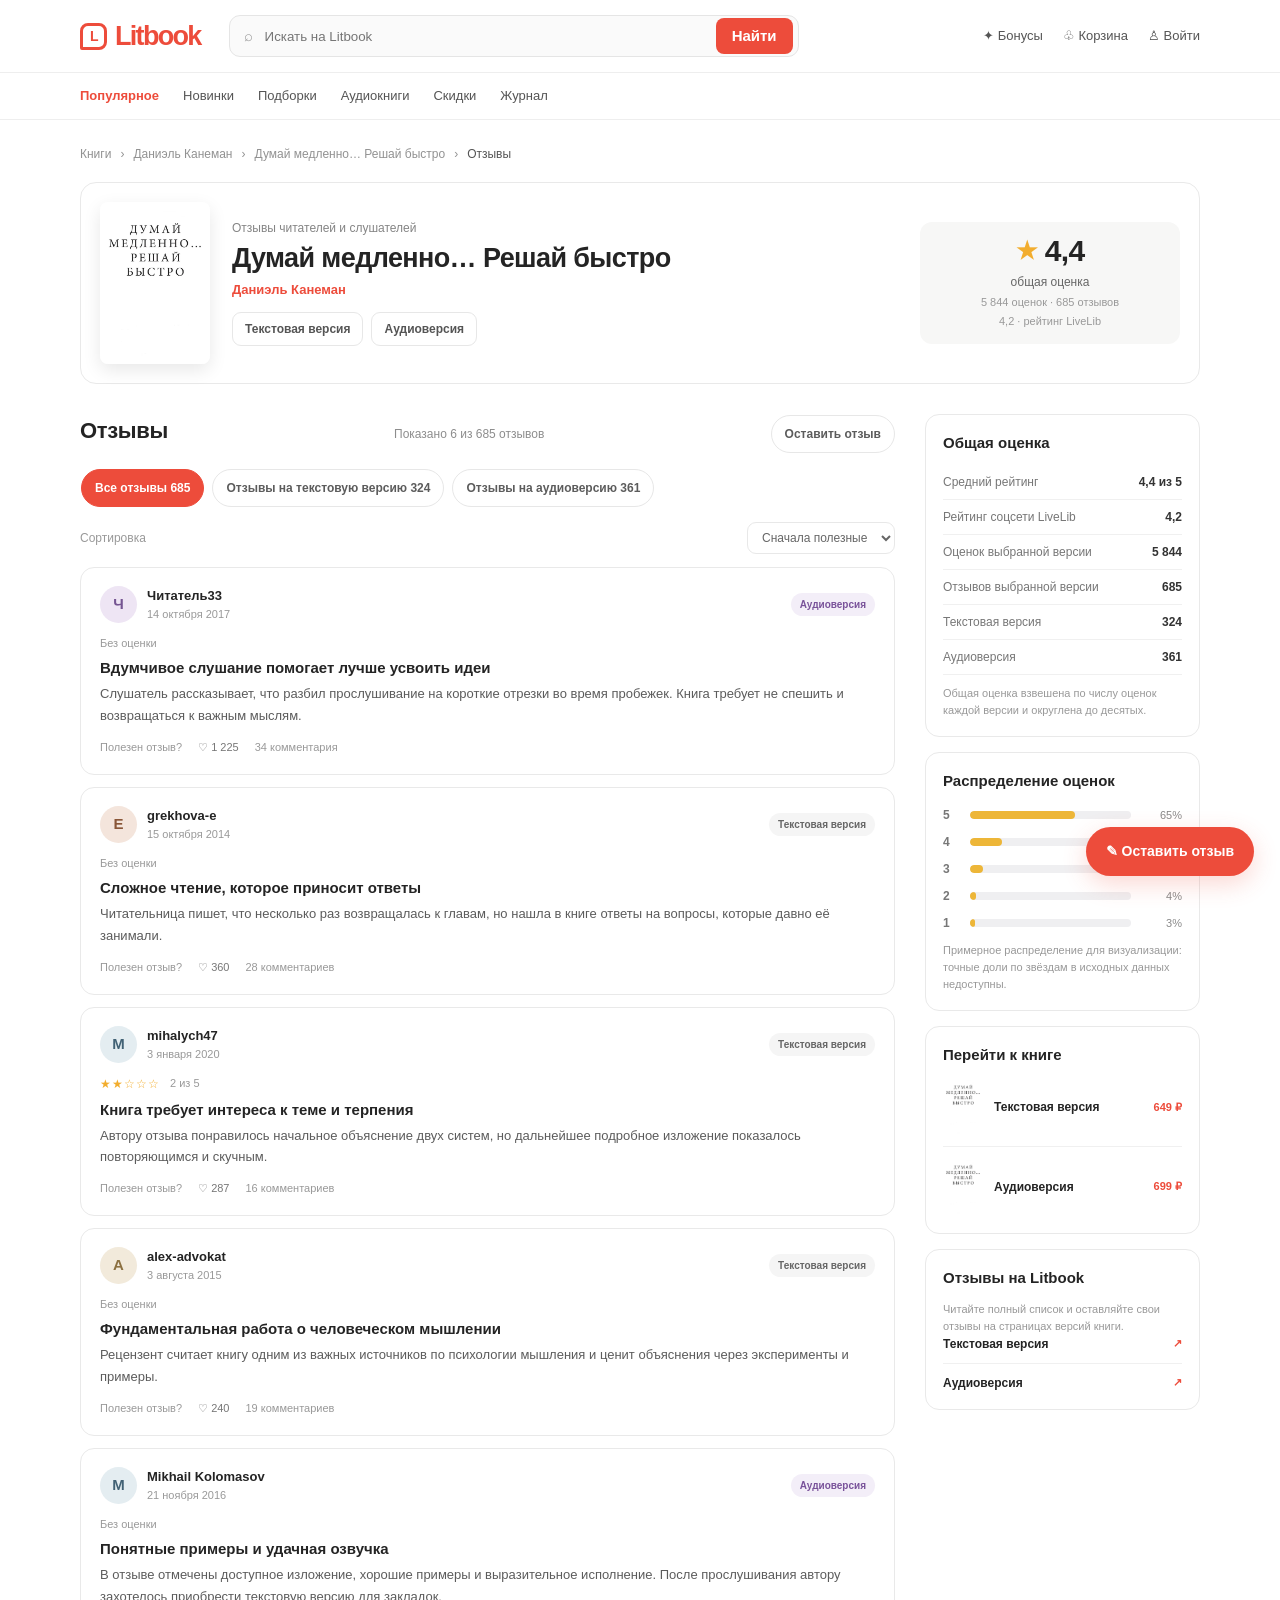
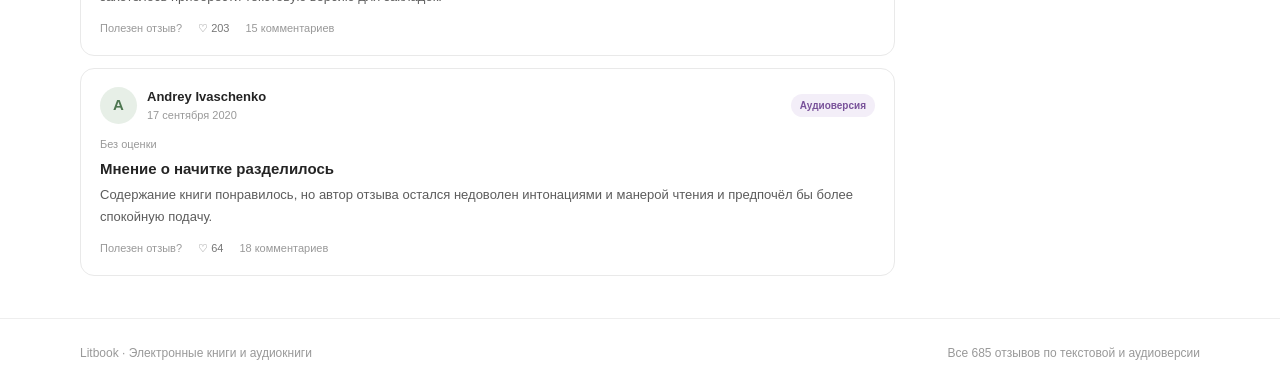
<file: reviews.html>
<!doctype html>
<html lang="ru">
<head>
  <meta charset="utf-8">
  <meta name="viewport" content="width=device-width, initial-scale=1">
  <meta name="theme-color" content="#fff">
  <meta name="robots" content="noindex, nofollow, noarchive, nosnippet, noimageindex">
  <meta name="googlebot" content="noindex, nofollow, noarchive, nosnippet, noimageindex">
  <link rel="stylesheet" href="review-modal.css">
  <script src="review-modal.js" defer></script>
  <title>Отзывы — Думай медленно… Решай быстро</title>
  <style>
    :root { --ink:#242424; --muted:#858585; --line:#e9e9e9; --soft:#f7f7f6; --red:#ed4c3b; --red-dark:#d83e30; --gold:#f2ad2e; --radius:16px; }
    * { box-sizing:border-box; }
    html { scroll-behavior:smooth; }
    body { margin:0; color:var(--ink); background:#fff; font:15px/1.5 Inter,-apple-system,BlinkMacSystemFont,"Segoe UI",Roboto,Arial,sans-serif; }
    a { color:inherit; text-decoration:none; }
    button,select { font:inherit; }
    button { cursor:pointer; }
    .container { width:min(1120px,calc(100% - 48px)); margin:0 auto; }
    .topbar { border-bottom:1px solid #eee; }
    .topbar-inner { height:72px; display:flex; align-items:center; gap:28px; }
    .brand { display:flex; align-items:center; gap:8px; color:var(--red); font-size:27px; font-weight:800; letter-spacing:-1.7px; white-space:nowrap; }
    .brand-mark { display:grid; place-items:center; width:27px; height:27px; border:3px solid currentColor; border-radius:8px 8px 8px 2px; font-size:14px; line-height:1; }
    .search { flex:1; max-width:570px; height:42px; display:flex; align-items:center; gap:10px; padding:0 5px 0 14px; border:1px solid #e5e5e5; border-radius:11px; background:#fafafa; color:#9a9a9a; }
    .search input { flex:1; min-width:0; border:0; outline:0; background:transparent; color:var(--ink); }
    .search button { border:0; border-radius:8px; background:var(--red); color:white; padding:7px 16px; font-weight:650; }
    .header-links { display:flex; gap:20px; margin-left:auto; color:#555; font-size:13px; white-space:nowrap; }
    .nav-wrap { border-bottom:1px solid #eee; }
    .nav { min-height:46px; display:flex; align-items:center; gap:24px; overflow:auto; white-space:nowrap; scrollbar-width:none; color:#555; font-size:13px; }
    .nav::-webkit-scrollbar { display:none; }
    .nav a:first-child { color:var(--red); font-weight:650; }
    .breadcrumbs { display:flex; flex-wrap:wrap; align-items:center; gap:9px; margin:25px 0 19px; color:#929292; font-size:12px; }
    .breadcrumbs a:hover { color:var(--red); }
    .breadcrumbs .current { color:#555; }
    .summary { display:grid; grid-template-columns:110px minmax(0,1fr) 260px; gap:22px; align-items:center; padding:19px; border:1px solid var(--line); border-radius:var(--radius); background:#fff; }
    .cover { display:block; width:110px; aspect-ratio:.68; object-fit:cover; border-radius:8px; background:linear-gradient(145deg,#7b713e,#d4cdb0 46%,#553a21); box-shadow:0 6px 18px #00000018; }
    .kicker { margin:0 0 5px; color:var(--muted); font-size:12px; }
    h1 { margin:0; font-size:27px; line-height:1.2; letter-spacing:-.6px; }
    .byline { margin:5px 0 13px; color:#777; font-size:13px; }
    .author-chip { border:0; padding:0; background:none; color:var(--red); font:inherit; font-weight:650; cursor:pointer; }
    .author-chip:hover { text-decoration:underline; }
    .author-note { margin-left:6px; color:#888; font-size:11px; }
    .switch-links { display:flex; gap:8px; flex-wrap:wrap; }
    .switch-link { padding:7px 12px; border:1px solid #e7e7e7; border-radius:9px; color:#555; font-size:12px; font-weight:650; }
    .switch-link:hover { border-color:#efb4ad; color:var(--red-dark); }
    .switch-link.current { border-color:#f0c5bf; background:#fff6f4; color:var(--red-dark); }
    .score-card { padding:14px; border-radius:12px; background:var(--soft); text-align:center; }
    .score { display:flex; justify-content:center; align-items:center; gap:8px; font-size:30px; line-height:1; font-weight:750; letter-spacing:-.7px; }
    .score .star { color:var(--gold); font-size:24px; }
    .score-label { margin-top:7px; color:#666; font-size:12px; }
    .score-details { margin-top:3px; color:#999; font-size:11px; }
    .layout { display:grid; grid-template-columns:minmax(0,1fr) 275px; gap:30px; align-items:start; margin-top:30px; }
    .title-row { display:flex; align-items:baseline; justify-content:space-between; gap:20px; margin-bottom:14px; }
    h2 { margin:0; font-size:22px; letter-spacing:-.35px; }
    .total-caption { color:#8d8d8d; font-size:12px; text-align:right; }
    .filters { display:flex; gap:8px; overflow-x:auto; padding:2px 1px 12px; scrollbar-width:none; }
    .filters::-webkit-scrollbar { display:none; }
    .filter { flex:0 0 auto; padding:9px 13px; border:1px solid #e7e7e7; border-radius:999px; background:#fff; color:#5c5c5c; font-size:12px; font-weight:650; transition:.15s ease; }
    .filter:hover { border-color:#efb4ad; }
    .filter.active { border-color:var(--red); background:var(--red); color:#fff; }
    .controls { display:flex; align-items:center; justify-content:space-between; gap:12px; margin:3px 0 13px; color:#999; font-size:12px; }
    .sort { max-width:190px; padding:7px 10px; border:1px solid #e8e8e8; border-radius:9px; background:white; color:#666; font-size:12px; }
    .review-list { display:grid; gap:12px; }
    .review { padding:18px 19px; border:1px solid var(--line); border-radius:14px; background:#fff; }
    .review-top { display:flex; align-items:center; gap:10px; }
    .avatar { display:grid; place-items:center; flex:0 0 37px; width:37px; height:37px; border-radius:50%; background:#f4e5dc; color:#895638; font-weight:750; }
    .reviewer { min-width:0; }
    .reviewer strong { display:block; font-size:13px; }
    .reviewer small { display:block; color:#999; font-size:11px; }
    .format-badge { margin-left:auto; padding:4px 9px; border-radius:999px; background:#f5f5f5; color:#666; font-size:10px; font-weight:700; white-space:nowrap; }
    .format-badge.audio { color:#79529a; background:#f3eef8; }
    .review-meta { display:flex; align-items:center; gap:10px; margin:12px 0 6px; color:#999; font-size:11px; }
    .stars { color:var(--gold); letter-spacing:1px; font-size:12px; }
    .review h3 { margin:0 0 5px; font-size:15px; line-height:1.4; }
    .review p { margin:0; color:#5c5c5c; font-size:13px; line-height:1.65; }
    .review-footer { display:flex; align-items:center; gap:16px; margin-top:13px; color:#999; font-size:11px; }
    .helpful { border:0; background:transparent; color:#777; padding:0; }
    .helpful:hover { color:var(--red); }
    .sidebar { display:grid; gap:15px; }
    .side-card { padding:17px; border:1px solid var(--line); border-radius:14px; }
    .side-card h3 { margin:0 0 11px; font-size:15px; }
    .stat-row { display:flex; justify-content:space-between; gap:10px; padding:8px 0; border-bottom:1px solid #f0f0f0; color:#777; font-size:12px; }
    .stat-row:last-child { border:0; }
    .stat-row strong { color:#333; }
    .method { margin:10px 0 0; color:#999; font-size:11px; line-height:1.55; }
    .distribution { display:grid; gap:9px; margin-top:13px; }
    .distribution-row { display:grid; grid-template-columns:18px 1fr 42px; gap:9px; align-items:center; color:#777; font-size:12px; }
    .distribution-track { height:8px; overflow:hidden; border-radius:99px; background:#efeff1; }
    .distribution-fill { height:100%; border-radius:inherit; background:#edb638; }
    .distribution-value { color:#888; text-align:right; font-size:11px; }
    .product-link { display:flex; align-items:center; gap:11px; padding:10px 0; border-bottom:1px solid #f0f0f0; }
    .product-link:last-child { border-bottom:0; padding-bottom:0; }
    .product-link:first-of-type { padding-top:0; }
    .product-link img { width:40px; aspect-ratio:.68; object-fit:cover; border-radius:4px; background:#ddd; }
    .product-link span { flex:1; font-size:12px; font-weight:650; }
    .product-link b { color:var(--red); font-size:11px; }
    .empty { display:none; padding:36px 20px; border:1px dashed #ddd; border-radius:14px; color:#888; text-align:center; font-size:13px; }
    .footer { margin-top:42px; padding:25px 0; border-top:1px solid #eee; color:#999; font-size:12px; }
    .footer-inner { display:flex; justify-content:space-between; gap:15px; }
    @media(max-width:850px) {
      .container { width:min(100% - 32px,720px); }
      .topbar-inner { gap:15px; }
      .header-links { gap:12px; }
      .header-links span:not(:first-child) { display:none; }
      .summary { grid-template-columns:88px minmax(0,1fr); gap:16px; }
      .cover { width:88px; }
      .score-card { grid-column:1 / -1; display:flex; align-items:center; justify-content:center; gap:16px; text-align:left; }
      .score-label { margin:0; }
      .score-details { margin:0; }
      .layout { grid-template-columns:1fr; }
      .sidebar { grid-template-columns:repeat(2,minmax(0,1fr)); }
    }
    @media(max-width:560px) {
      .container { width:calc(100% - 28px); }
      .topbar-inner { height:62px; gap:11px; }
      .brand { font-size:23px; }
      .brand-mark { width:23px; height:23px; }
      .search { height:38px; padding-left:10px; gap:6px; }
      .search input { width:45px; font-size:11px; }
      .search button { padding:7px 9px; font-size:11px; }
      .header-links { gap:10px; }
      .nav { min-height:41px; gap:19px; }
      .breadcrumbs { margin:18px 0 14px; font-size:11px; }
      .summary { grid-template-columns:68px minmax(0,1fr); padding:13px; gap:12px; }
      .cover { width:68px; border-radius:6px; }
      h1 { font-size:21px; }
      .kicker { font-size:10px; }
      .byline { margin:4px 0 9px; font-size:11px; }
      .switch-link { padding:6px 9px; font-size:11px; }
      .score-card { flex-wrap:wrap; gap:8px 12px; padding:11px; }
      .score { font-size:24px; }
      .score .star { font-size:19px; }
      .score-label { font-size:11px; }
      .score-details { flex-basis:100%; text-align:center; }
      .layout { margin-top:23px; gap:24px; }
      .title-row { display:block; }
      h2 { font-size:20px; }
      .total-caption { display:block; margin-top:3px; text-align:left; }
      .filter { padding:8px 11px; font-size:11px; }
      .controls { align-items:flex-start; }
      .review { padding:15px; }
      .review h3 { font-size:14px; }
      .review p { font-size:12px; }
      .sidebar { grid-template-columns:1fr; }
      .footer-inner { flex-direction:column; }
    }
  </style>
</head>
<body>
  <header class="topbar">
    <div class="container topbar-inner">
      <a class="brand" href="index.html" aria-label="Litbook"><span class="brand-mark">L</span>Litbook</a>
      <form class="search" role="search" onsubmit="event.preventDefault();"><span aria-hidden="true">⌕</span><input type="search" aria-label="Искать книги" placeholder="Искать на Litbook"><button type="submit">Найти</button></form>
      <div class="header-links"><a href="#summary">✦ <span>Бонусы</span></a><a href="#summary">♧ <span>Корзина</span></a><a href="#summary">♙ <span>Войти</span></a></div>
    </div>
  </header>
  <div class="nav-wrap"><nav class="container nav" aria-label="Основное меню"><a href="#summary">Популярное</a><a href="#summary">Новинки</a><a href="#summary">Подборки</a><a href="audiobook.html">Аудиокниги</a><a href="#summary">Скидки</a><a href="#summary">Журнал</a></nav></div>

  <main class="container" id="summary">
    <nav class="breadcrumbs" aria-label="Хлебные крошки"><a href="index.html">Книги</a><span>›</span><a href="index.html">Даниэль Канеман</a><span>›</span><a href="index.html">Думай медленно… Решай быстро</a><span>›</span><span class="current">Отзывы</span></nav>
    <section class="summary" aria-labelledby="page-title">
      <img class="cover" src="book.webp" alt="Обложка книги «Думай медленно… Решай быстро»">
      <div>
        <p class="kicker">Отзывы читателей и слушателей</p>
        <h1 id="page-title">Думай медленно… Решай быстро</h1>
        <p class="byline"><button class="author-chip" type="button" aria-expanded="false" aria-controls="author-note">Даниэль Канеман</button><span id="author-note" class="author-note" hidden>Автор книги</span></p>
        <div class="switch-links"><a class="switch-link" href="index.html">Текстовая версия</a><a class="switch-link" href="audiobook.html">Аудиоверсия</a></div>
      </div>
      <div class="score-card" aria-label="Общий рейтинг и отзывы">
        <div class="score" id="summary-score"><span class="star">★</span><span id="summary-rating">4,4</span></div>
        <div><div class="score-label" id="summary-label">общая оценка</div><div class="score-details" id="summary-details">5 844 оценки · 685 отзывов</div><div class="score-details">4,2 · рейтинг LiveLib</div></div>
      </div>
    </section>

    <div class="layout">
      <section aria-labelledby="reviews-heading">
        <div class="title-row"><h2 id="reviews-heading">Отзывы</h2><span class="total-caption" id="results-count">Показано 6 из 685 отзывов</span><button class="review-inline-trigger" type="button" data-review-open>Оставить отзыв</button></div>
        <div class="filters" role="group" aria-label="Фильтр по версии книги">
          <button class="filter active" type="button" data-filter="all" aria-pressed="true">Все отзывы <span>685</span></button>
          <button class="filter" type="button" data-filter="text" aria-pressed="false">Отзывы на текстовую версию <span>324</span></button>
          <button class="filter" type="button" data-filter="audio" aria-pressed="false">Отзывы на аудиоверсию <span>361</span></button>
        </div>
        <div class="controls"><span>Сортировка</span><select class="sort" id="sort-reviews" aria-label="Сортировать отзывы"><option value="popular">Сначала полезные</option><option value="newest">Сначала новые</option></select></div>
        <div class="review-list" id="review-list">
          <article class="review" data-format="audio" data-likes="1225" data-date="2017-10-14">
            <div class="review-top"><span class="avatar" style="background:#eee5f4;color:#755592">Ч</span><div class="reviewer"><strong>Читатель33</strong><small>14 октября 2017</small></div><span class="format-badge audio">Аудиоверсия</span></div>
            <div class="review-meta"><span>Без оценки</span></div>
            <h3>Вдумчивое слушание помогает лучше усвоить идеи</h3>
            <p>Слушатель рассказывает, что разбил прослушивание на короткие отрезки во время пробежек. Книга требует не спешить и возвращаться к важным мыслям.</p>
            <div class="review-footer"><span>Полезен отзыв?</span><button class="helpful" type="button">♡ 1 225</button><span>34 комментария</span></div>
          </article>
          <article class="review" data-format="text" data-likes="360" data-date="2014-10-15">
            <div class="review-top"><span class="avatar">Е</span><div class="reviewer"><strong>grekhova-e</strong><small>15 октября 2014</small></div><span class="format-badge">Текстовая версия</span></div>
            <div class="review-meta"><span>Без оценки</span></div>
            <h3>Сложное чтение, которое приносит ответы</h3>
            <p>Читательница пишет, что несколько раз возвращалась к главам, но нашла в книге ответы на вопросы, которые давно её занимали.</p>
            <div class="review-footer"><span>Полезен отзыв?</span><button class="helpful" type="button">♡ 360</button><span>28 комментариев</span></div>
          </article>
          <article class="review" data-format="audio" data-likes="203" data-date="2016-11-21">
            <div class="review-top"><span class="avatar" style="background:#e4edf1;color:#426275">М</span><div class="reviewer"><strong>Mikhail Kolomasov</strong><small>21 ноября 2016</small></div><span class="format-badge audio">Аудиоверсия</span></div>
            <div class="review-meta"><span>Без оценки</span></div>
            <h3>Понятные примеры и удачная озвучка</h3>
            <p>В отзыве отмечены доступное изложение, хорошие примеры и выразительное исполнение. После прослушивания автору захотелось приобрести текстовую версию для закладок.</p>
            <div class="review-footer"><span>Полезен отзыв?</span><button class="helpful" type="button">♡ 203</button><span>15 комментариев</span></div>
          </article>
          <article class="review" data-format="text" data-likes="287" data-date="2020-01-03">
            <div class="review-top"><span class="avatar" style="background:#e4edf1;color:#426275">М</span><div class="reviewer"><strong>mihalych47</strong><small>3 января 2020</small></div><span class="format-badge">Текстовая версия</span></div>
            <div class="review-meta"><span class="stars">★★☆☆☆</span><span>2 из 5</span></div>
            <h3>Книга требует интереса к теме и терпения</h3>
            <p>Автору отзыва понравилось начальное объяснение двух систем, но дальнейшее подробное изложение показалось повторяющимся и скучным.</p>
            <div class="review-footer"><span>Полезен отзыв?</span><button class="helpful" type="button">♡ 287</button><span>16 комментариев</span></div>
          </article>
          <article class="review" data-format="audio" data-likes="64" data-date="2020-09-17">
            <div class="review-top"><span class="avatar" style="background:#e7efe7;color:#4e7751">А</span><div class="reviewer"><strong>Andrey Ivaschenko</strong><small>17 сентября 2020</small></div><span class="format-badge audio">Аудиоверсия</span></div>
            <div class="review-meta"><span>Без оценки</span></div>
            <h3>Мнение о начитке разделилось</h3>
            <p>Содержание книги понравилось, но автор отзыва остался недоволен интонациями и манерой чтения и предпочёл бы более спокойную подачу.</p>
            <div class="review-footer"><span>Полезен отзыв?</span><button class="helpful" type="button">♡ 64</button><span>18 комментариев</span></div>
          </article>
          <article class="review" data-format="text" data-likes="240" data-date="2015-08-03">
            <div class="review-top"><span class="avatar" style="background:#f2eadb;color:#8c7141">А</span><div class="reviewer"><strong>alex-advokat</strong><small>3 августа 2015</small></div><span class="format-badge">Текстовая версия</span></div>
            <div class="review-meta"><span>Без оценки</span></div>
            <h3>Фундаментальная работа о человеческом мышлении</h3>
            <p>Рецензент считает книгу одним из важных источников по психологии мышления и ценит объяснения через эксперименты и примеры.</p>
            <div class="review-footer"><span>Полезен отзыв?</span><button class="helpful" type="button">♡ 240</button><span>19 комментариев</span></div>
          </article>
        </div>
        <div class="empty" id="empty-state">В этой подборке отзывов нет.</div>
      </section>

      <aside class="sidebar">
        <section class="side-card">
          <h3>Общая оценка</h3>
          <div class="stat-row"><span>Средний рейтинг</span><strong id="scope-average">4,4 из 5</strong></div>
          <div class="stat-row"><span>Рейтинг соцсети LiveLib</span><strong>4,2</strong></div>
          <div class="stat-row"><span>Оценок выбранной версии</span><strong id="scope-votes">5 844</strong></div>
          <div class="stat-row"><span>Отзывов выбранной версии</span><strong id="scope-reviews">685</strong></div>
          <div class="stat-row"><span>Текстовая версия</span><strong>324</strong></div>
          <div class="stat-row"><span>Аудиоверсия</span><strong>361</strong></div>
          <p class="method" id="scope-method">Общая оценка взвешена по числу оценок каждой версии и округлена до десятых.</p>
        </section>
        <section class="side-card">
          <h3>Распределение оценок</h3>
          <div class="distribution" role="img" aria-label="Примерное распределение оценок: 5 звёзд — 65 процентов, 4 — 20 процентов, 3 — 8 процентов, 2 — 4 процента, 1 — 3 процента">
            <div class="distribution-row"><strong>5</strong><div class="distribution-track"><div class="distribution-fill" style="width:65%"></div></div><span class="distribution-value">65%</span></div>
            <div class="distribution-row"><strong>4</strong><div class="distribution-track"><div class="distribution-fill" style="width:20%"></div></div><span class="distribution-value">20%</span></div>
            <div class="distribution-row"><strong>3</strong><div class="distribution-track"><div class="distribution-fill" style="width:8%"></div></div><span class="distribution-value">8%</span></div>
            <div class="distribution-row"><strong>2</strong><div class="distribution-track"><div class="distribution-fill" style="width:4%"></div></div><span class="distribution-value">4%</span></div>
            <div class="distribution-row"><strong>1</strong><div class="distribution-track"><div class="distribution-fill" style="width:3%"></div></div><span class="distribution-value">3%</span></div>
          </div>
          <p class="method">Примерное распределение для визуализации: точные доли по звёздам в исходных данных недоступны.</p>
        </section>
        <section class="side-card">
          <h3>Перейти к книге</h3>
          <a class="product-link" href="index.html"><img src="book.webp" alt=""><span>Текстовая версия</span><b>649 ₽</b></a>
          <a class="product-link" href="audiobook.html"><img src="book.webp" alt=""><span>Аудиоверсия</span><b>699 ₽</b></a>
        </section>
        <section class="side-card">
          <h3>Отзывы на Litbook</h3>
          <p class="method" style="margin-top:0">Читайте полный список и оставляйте свои отзывы на страницах версий книги.</p>
          <a class="product-link" href="https://www.litres.ru/book/daniel-kaneman/dumay-medlenno-reshay-bystro-6444517/reviews/"><span>Текстовая версия</span><b>↗</b></a>
          <a class="product-link" href="https://www.litres.ru/audiobook/daniel-kaneman/dumay-medlenno-reshay-bystro-21636519/reviews/"><span>Аудиоверсия</span><b>↗</b></a>
        </section>
      </aside>
    </div>
  </main>
  <footer class="footer"><div class="container footer-inner"><span>Litbook · Электронные книги и аудиокниги</span><span>Все 685 отзывов по текстовой и аудиоверсии</span></div></footer>
  <script>
    const filters = [...document.querySelectorAll('.filter')];
    const list = document.getElementById('review-list');
    const cards = [...list.querySelectorAll('.review')];
    const status = document.getElementById('results-count');
    const empty = document.getElementById('empty-state');
    const sort = document.getElementById('sort-reviews');
    let activeFilter = 'all';
    const ratingStats = {
      all: { rating: '4,4', votes: '5 844', reviews: '685', voteLabel: 'оценок', reviewLabel: 'отзывов', label: 'общая оценка', method: 'Общая оценка взвешена по числу оценок каждой версии и округлена до десятых.' },
      text: { rating: '4,3', votes: '2 176', reviews: '324', voteLabel: 'оценок', reviewLabel: 'отзыва', label: 'оценка текстовой версии', method: 'Показаны суммарные оценки и отзывы текстовой версии.' },
      audio: { rating: '4,5', votes: '3 668', reviews: '361', voteLabel: 'оценок', reviewLabel: 'отзыв', label: 'оценка аудиоверсии', method: 'Показаны суммарные оценки и отзывы аудиоверсии.' }
    };

    function renderReviews() {
      const visible = cards.filter(card => activeFilter === 'all' || card.dataset.format === activeFilter);
      visible.sort((a, b) => sort.value === 'newest'
        ? b.dataset.date.localeCompare(a.dataset.date)
        : Number(b.dataset.likes) - Number(a.dataset.likes));
      visible.forEach(card => list.append(card));
      cards.filter(card => !visible.includes(card)).forEach(card => list.append(card));
      cards.forEach(card => card.hidden = !visible.includes(card));
      const stats = ratingStats[activeFilter];
      const total = Number(stats.reviews.replace(/\s/g, ''));
      status.textContent = `Показано ${visible.length} из ${total} отзывов`;
      document.getElementById('summary-rating').textContent = stats.rating;
      document.getElementById('summary-label').textContent = stats.label;
      document.getElementById('summary-details').textContent = `${stats.votes} ${stats.voteLabel} · ${stats.reviews} ${stats.reviewLabel}`;
      document.getElementById('scope-average').textContent = `${stats.rating} из 5`;
      document.getElementById('scope-votes').textContent = stats.votes;
      document.getElementById('scope-reviews').textContent = stats.reviews;
      document.getElementById('scope-method').textContent = stats.method;
      empty.style.display = visible.length ? 'none' : 'block';
    }

    filters.forEach(button => button.addEventListener('click', () => {
      activeFilter = button.dataset.filter;
      filters.forEach(item => {
        const selected = item === button;
        item.classList.toggle('active', selected);
        item.setAttribute('aria-pressed', String(selected));
      });
      renderReviews();
    }));
    sort.addEventListener('change', renderReviews);
    document.querySelector('.author-chip').addEventListener('click', event => {
      const note = document.getElementById('author-note');
      note.hidden = !note.hidden;
      event.currentTarget.setAttribute('aria-expanded', String(!note.hidden));
    });
    renderReviews();
  </script>
</body>
</html>
</file>
<file: review-modal.css>
.review-launcher{position:fixed;z-index:20;right:26px;bottom:24px;border:0;border-radius:999px;background:#ed4c3b;color:#fff;padding:14px 20px;font:inherit;font-size:14px;font-weight:700;box-shadow:0 8px 24px #ed4c3b38;cursor:pointer}
.review-launcher:hover{background:#d83e30;transform:translateY(-1px)}
.review-inline-trigger{border:1px solid #e7e7e7;border-radius:999px;background:#fff;color:#5c5c5c;padding:9px 13px;font:inherit;font-size:12px;font-weight:650;cursor:pointer;white-space:nowrap}
.review-inline-trigger:hover{background:#fff5f3}
.review-dialog{width:min(760px,calc(100% - 28px));max-width:none;max-height:min(92vh,960px);padding:0;border:0;border-radius:24px;background:#fff;color:#242424;box-shadow:0 24px 80px #0003;overflow:auto}
.review-dialog::backdrop{background:rgba(25,27,32,.42);backdrop-filter:blur(2px)}
.review-modal-inner{padding:30px 32px 26px}
.review-modal-head{display:flex;align-items:center;justify-content:space-between;gap:16px;margin-bottom:19px}
.review-modal-head h2{margin:0;font-size:27px;line-height:1.2;letter-spacing:-.6px}
.review-close{display:grid;place-items:center;width:38px;height:38px;border:0;border-radius:50%;background:transparent;color:#8e929a;font-size:29px;line-height:1;cursor:pointer}
.review-close:hover{background:#f4f4f5;color:#333}
.review-product{display:flex;align-items:center;gap:14px;margin-bottom:22px;font-size:16px;line-height:1.35}
.review-product img{width:58px;height:86px;object-fit:cover;border-radius:6px;background:#eee}
.review-product small{display:block;margin-top:5px;color:#888;font-size:12px}
.review-format-choice{display:flex;gap:8px;margin:-8px 0 18px}
.review-format-choice label{cursor:pointer}
.review-format-choice input{position:absolute;opacity:0;pointer-events:none}
.review-format-choice span{display:block;padding:7px 12px;border:1px solid #e5e5e5;border-radius:999px;color:#666;font-size:12px}
.review-format-choice input:checked+span{border-color:#ed4c3b;background:#fff5f3;color:#d83e30}
.review-stars-input{display:flex;justify-content:center;gap:8px;margin:8px 0 20px}
.review-stars-input button{border:0;background:none;padding:0;color:#e4e5e9;font-size:44px;line-height:1;cursor:pointer;transition:transform .12s,color .12s}
.review-stars-input button:hover,.review-stars-input button.selected{color:#ffc400}
.review-stars-input button:hover{transform:scale(1.08)}
.review-bonus{display:flex;align-items:center;gap:11px;margin:0 0 22px;padding:16px 19px;border-radius:999px;background:#f1f1f3;font-size:14px;font-weight:700}
.review-bonus-icon{display:grid;place-items:center;flex:0 0 24px;width:24px;height:24px;border-radius:50%;background:#ed1738;color:#fff;font-size:13px}
.review-field-label{display:block;margin:0 0 10px;font-size:17px;font-weight:750}
.review-upload{display:block;margin-bottom:22px}
.review-upload input{position:absolute;width:1px;height:1px;opacity:0;overflow:hidden}
.review-upload-grid{display:flex;gap:9px;overflow:auto;padding-bottom:3px}
.review-upload-button,.review-preview{display:grid;place-items:center;flex:0 0 112px;width:112px;height:112px;border-radius:22px;background:#f4f4f6}
.review-upload-button{border:2px dashed #e8e8eb;color:#333;font-size:27px;cursor:pointer}
.review-upload-button:hover{border-color:#ed4c3b;color:#ed4c3b}
.review-preview{position:relative;overflow:hidden;border:1px solid #eee;background:#fff}
.review-preview img{width:100%;height:100%;object-fit:cover}
.review-preview button{position:absolute;top:5px;right:5px;width:23px;height:23px;border:0;border-radius:50%;background:#222b;color:white;cursor:pointer}
.review-upload-note{margin:8px 0 0;color:#999;font-size:11px}
.review-textarea{width:100%;min-height:88px;resize:vertical;padding:15px 16px;border:0;border-radius:15px;background:#f3f3f5;color:#242424;font:inherit;outline:2px solid transparent}
.review-textarea:focus{outline-color:#f1b2ab}
.review-submit{width:100%;min-height:56px;margin-top:16px;border:0;border-radius:14px;background:#ff073b;color:#fff;font-size:17px;font-weight:750;cursor:pointer}
.review-submit:hover{background:#e90032}
.review-rules{margin:12px 6px 0;color:#92949b;text-align:center;font-size:11px;line-height:1.5}
.review-feedback{display:none;margin-top:13px;padding:11px 13px;border-radius:10px;background:#f1f7f2;color:#326a45;font-size:13px;text-align:center}
@media(max-width:560px){.review-launcher{right:14px;bottom:14px;padding:12px 16px}.review-modal-inner{padding:21px 18px}.review-modal-head h2{font-size:23px}.review-product{font-size:14px}.review-stars-input button{font-size:38px}.review-upload-button,.review-preview{flex-basis:82px;width:82px;height:92px;border-radius:17px}.review-bonus{border-radius:16px;padding:13px 14px;font-size:12px}.review-submit{min-height:50px;font-size:15px}}
</file>
